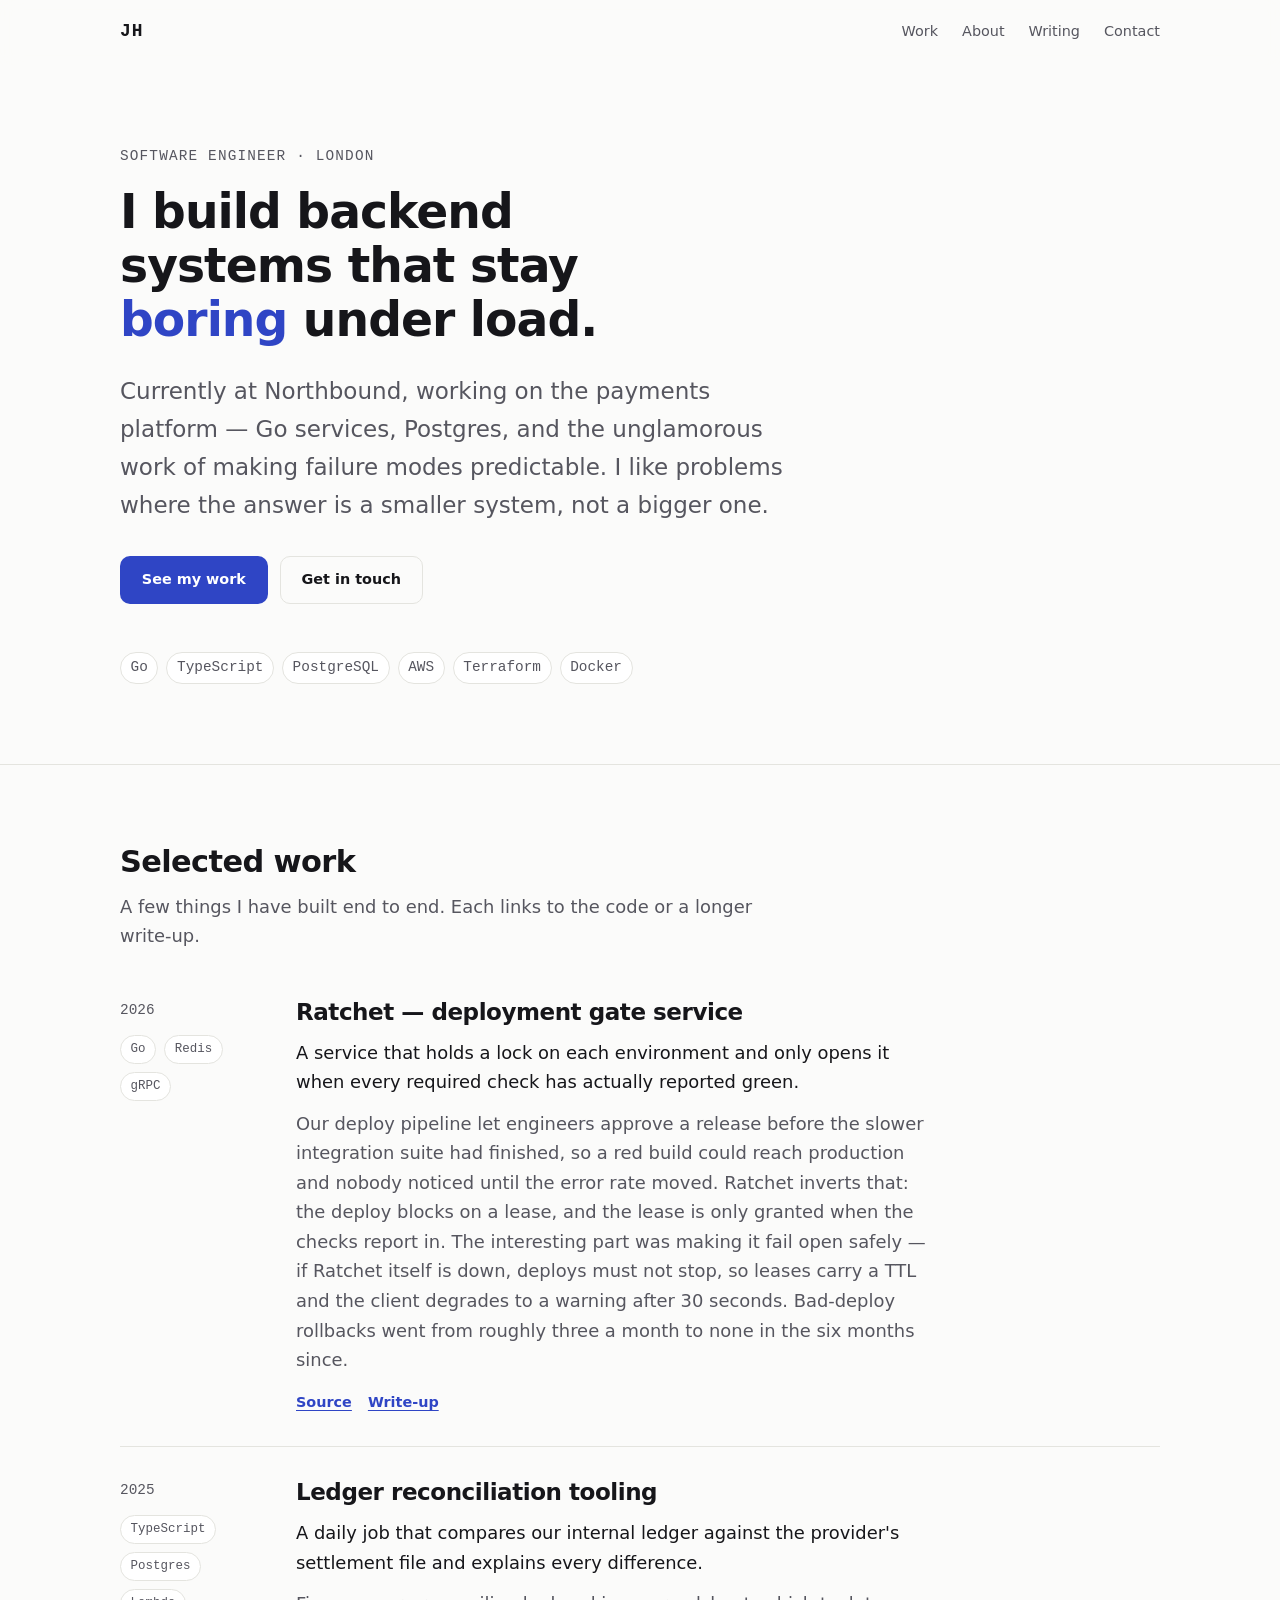
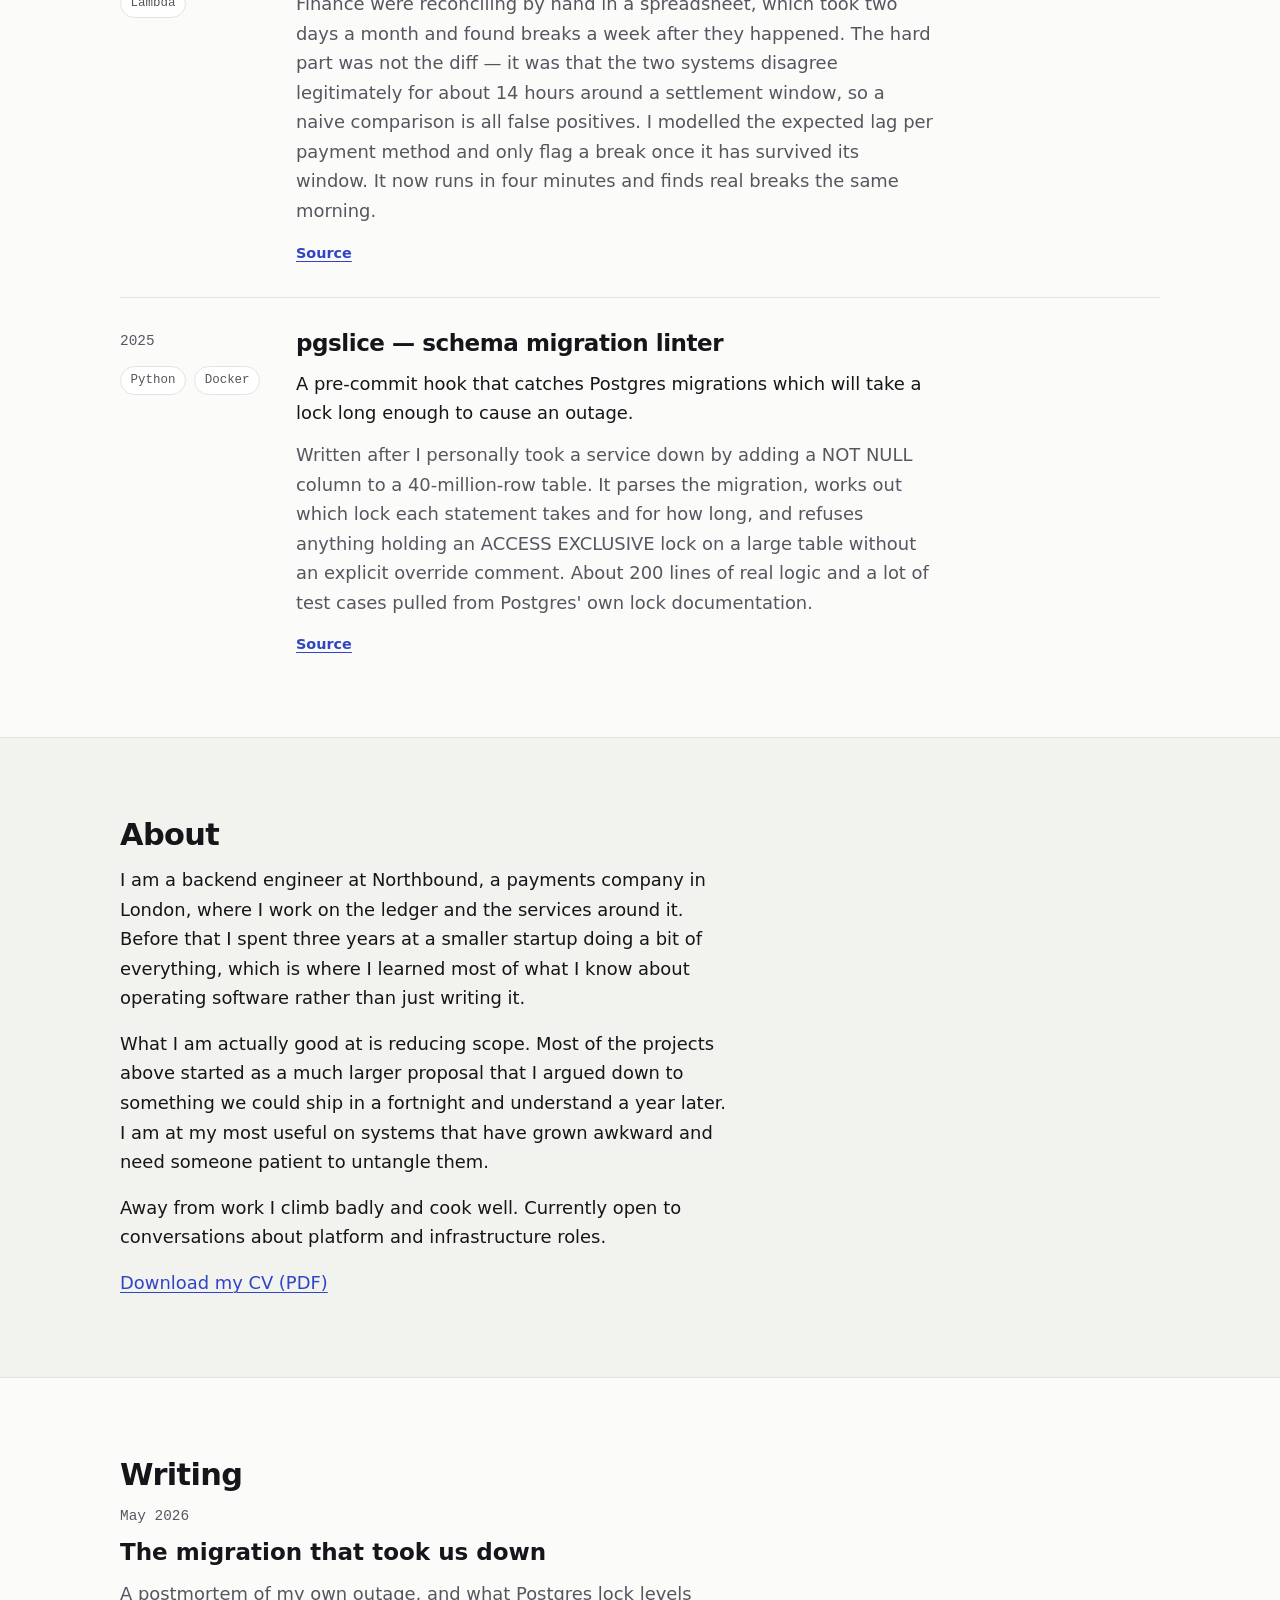
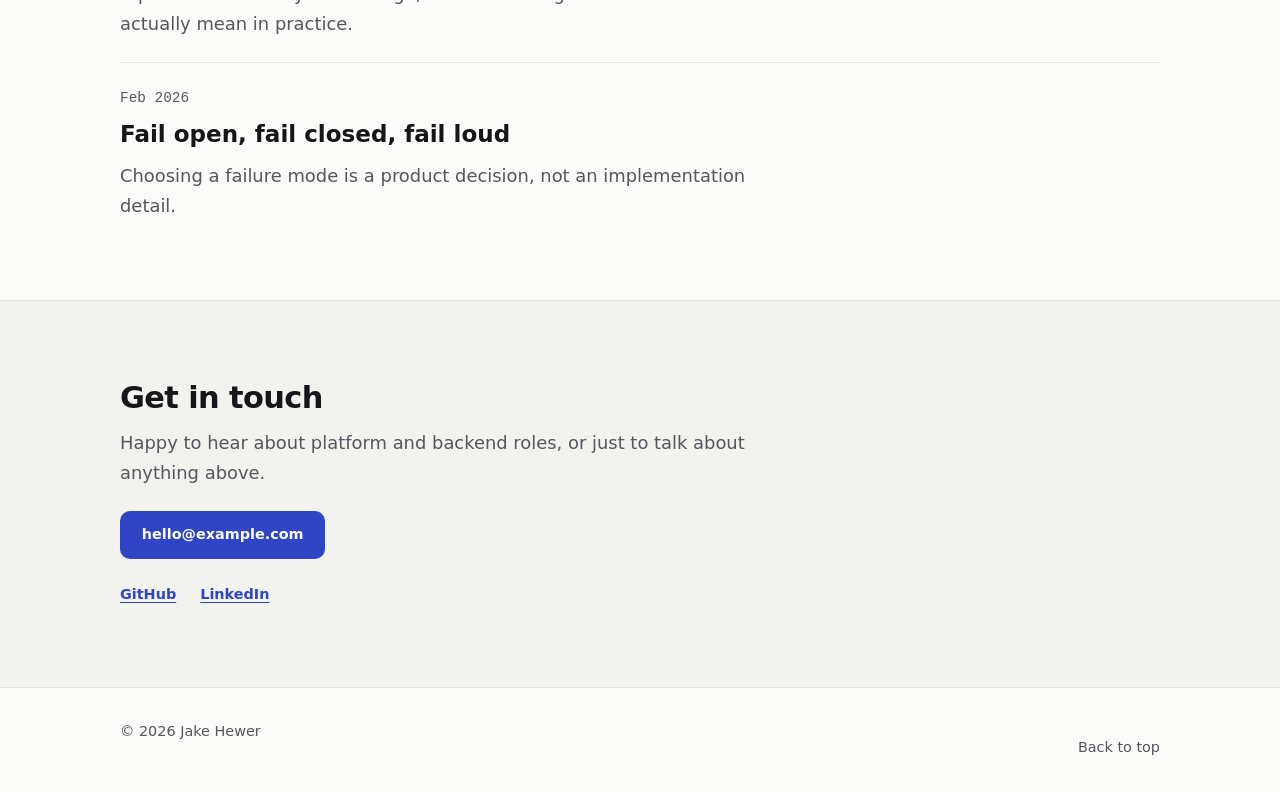
<file: example-filled.html>
<!DOCTYPE html>
<!--
  example-filled.html — the SAME markup as index.html, with invented content
  filled in. This file exists so you can see the finished thing and, more
  usefully, see what a project write-up should actually read like.
  Not for deployment. Read it, steal the tone, then delete it.
-->
<html lang="en">
<head>
  <meta charset="utf-8">
  <meta name="viewport" content="width=device-width, initial-scale=1">
  <title>Jake Hewer — Software Engineer</title>
  <meta name="description" content="Software engineer building backend services and developer tooling.">
  <link rel="icon" href="assets/favicon.svg" type="image/svg+xml">
  <link rel="stylesheet" href="styles.css">
</head>
<body>
  <a class="skip-link" href="#main">Skip to content</a>

  <header class="site-header" id="site-header">
    <div class="container header-inner">
      <a class="wordmark" href="#top" aria-label="Home">JH</a>
      <button class="nav-toggle" type="button" aria-expanded="false" aria-controls="primary-nav" aria-label="Menu">
        <span class="nav-toggle-bar"></span>
        <span class="nav-toggle-bar"></span>
      </button>
      <nav class="nav" id="primary-nav" aria-label="Primary">
        <ul class="nav-list">
          <li><a href="#work">Work</a></li>
          <li><a href="#about">About</a></li>
          <li><a href="#writing">Writing</a></li>
          <li><a href="#contact">Contact</a></li>
        </ul>
      </nav>
    </div>
  </header>

  <main id="main">
    <section class="hero" id="top">
      <div class="container">
        <p class="eyebrow">Software Engineer &middot; London</p>
        <h1 class="hero-title">I build backend systems that stay <span class="accent">boring</span> under load.</h1>
        <p class="hero-lede">
          Currently at Northbound, working on the payments platform — Go services,
          Postgres, and the unglamorous work of making failure modes predictable.
          I like problems where the answer is a smaller system, not a bigger one.
        </p>
        <div class="hero-actions">
          <a class="button button-primary" href="#work">See my work</a>
          <a class="button button-ghost" href="mailto:hello@example.com">Get in touch</a>
        </div>
        <ul class="tag-list" aria-label="Core technologies">
          <li>Go</li><li>TypeScript</li><li>PostgreSQL</li><li>AWS</li><li>Terraform</li><li>Docker</li>
        </ul>
      </div>
    </section>

    <section class="section" id="work">
      <div class="container">
        <h2 class="section-title">Selected work</h2>
        <p class="section-intro">A few things I have built end to end. Each links to the code or a longer write-up.</p>

        <div class="project-list">
          <article class="project">
            <div class="project-meta">
              <p class="project-year">2026</p>
              <ul class="tag-list tag-list-sm" aria-label="Technologies used"><li>Go</li><li>Redis</li><li>gRPC</li></ul>
            </div>
            <div class="project-body">
              <h3 class="project-title"><a href="#">Ratchet — deployment gate service</a></h3>
              <p class="project-summary">A service that holds a lock on each environment and only opens it when every required check has actually reported green.</p>
              <p class="project-detail">
                Our deploy pipeline let engineers approve a release before the slower integration
                suite had finished, so a red build could reach production and nobody noticed until
                the error rate moved. Ratchet inverts that: the deploy blocks on a lease, and the
                lease is only granted when the checks report in. The interesting part was making it
                fail open safely — if Ratchet itself is down, deploys must not stop, so leases carry
                a TTL and the client degrades to a warning after 30 seconds. Bad-deploy rollbacks
                went from roughly three a month to none in the six months since.
              </p>
              <p class="project-links"><a href="#">Source</a><a href="#">Write-up</a></p>
            </div>
          </article>

          <article class="project">
            <div class="project-meta">
              <p class="project-year">2025</p>
              <ul class="tag-list tag-list-sm" aria-label="Technologies used"><li>TypeScript</li><li>Postgres</li><li>Lambda</li></ul>
            </div>
            <div class="project-body">
              <h3 class="project-title"><a href="#">Ledger reconciliation tooling</a></h3>
              <p class="project-summary">A daily job that compares our internal ledger against the provider's settlement file and explains every difference.</p>
              <p class="project-detail">
                Finance were reconciling by hand in a spreadsheet, which took two days a month and
                found breaks a week after they happened. The hard part was not the diff — it was
                that the two systems disagree legitimately for about 14 hours around a settlement
                window, so a naive comparison is all false positives. I modelled the expected lag
                per payment method and only flag a break once it has survived its window. It now
                runs in four minutes and finds real breaks the same morning.
              </p>
              <p class="project-links"><a href="#">Source</a></p>
            </div>
          </article>

          <article class="project">
            <div class="project-meta">
              <p class="project-year">2025</p>
              <ul class="tag-list tag-list-sm" aria-label="Technologies used"><li>Python</li><li>Docker</li></ul>
            </div>
            <div class="project-body">
              <h3 class="project-title"><a href="#">pgslice — schema migration linter</a></h3>
              <p class="project-summary">A pre-commit hook that catches Postgres migrations which will take a lock long enough to cause an outage.</p>
              <p class="project-detail">
                Written after I personally took a service down by adding a NOT NULL column to a
                40-million-row table. It parses the migration, works out which lock each statement
                takes and for how long, and refuses anything holding an ACCESS EXCLUSIVE lock on a
                large table without an explicit override comment. About 200 lines of real logic and
                a lot of test cases pulled from Postgres' own lock documentation.
              </p>
              <p class="project-links"><a href="#">Source</a></p>
            </div>
          </article>
        </div>
      </div>
    </section>

    <section class="section section-alt" id="about">
      <div class="container">
        <div class="about-grid">
          <div>
            <h2 class="section-title">About</h2>
            <p>
              I am a backend engineer at Northbound, a payments company in London, where I work on
              the ledger and the services around it. Before that I spent three years at a smaller
              startup doing a bit of everything, which is where I learned most of what I know about
              operating software rather than just writing it.
            </p>
            <p>
              What I am actually good at is reducing scope. Most of the projects above started as a
              much larger proposal that I argued down to something we could ship in a fortnight and
              understand a year later. I am at my most useful on systems that have grown awkward
              and need someone patient to untangle them.
            </p>
            <p>
              Away from work I climb badly and cook well. Currently open to conversations about
              platform and infrastructure roles.
            </p>
            <p><a class="text-link" href="#">Download my CV (PDF)</a></p>
          </div>
        </div>
      </div>
    </section>

    <section class="section" id="writing">
      <div class="container">
        <h2 class="section-title">Writing</h2>
        <ul class="post-list">
          <li class="post">
            <time class="post-date" datetime="2026-05-14">May 2026</time>
            <a class="post-title" href="#">The migration that took us down</a>
            <p class="post-excerpt">A postmortem of my own outage, and what Postgres lock levels actually mean in practice.</p>
          </li>
          <li class="post">
            <time class="post-date" datetime="2026-02-02">Feb 2026</time>
            <a class="post-title" href="#">Fail open, fail closed, fail loud</a>
            <p class="post-excerpt">Choosing a failure mode is a product decision, not an implementation detail.</p>
          </li>
        </ul>
      </div>
    </section>

    <section class="section section-alt" id="contact">
      <div class="container contact">
        <h2 class="section-title">Get in touch</h2>
        <p class="contact-lede">Happy to hear about platform and backend roles, or just to talk about anything above.</p>
        <p><a class="button button-primary" href="mailto:hello@example.com">hello@example.com</a></p>
        <ul class="social-list">
          <li><a href="#">GitHub</a></li>
          <li><a href="#">LinkedIn</a></li>
        </ul>
      </div>
    </section>
  </main>

  <footer class="site-footer">
    <div class="container footer-inner">
      <p>&copy; <span data-year></span> Jake Hewer</p>
      <p><a href="#top">Back to top</a></p>
    </div>
  </footer>

  <script src="main.js" defer></script>
</body>
</html>
</file>
<file: styles.css>
/* ==========================================================================
   styles.css

   Read top to bottom — it is ordered from most general to most specific,
   which is also the order the cascade resolves in. Sections:

     1. Design tokens      — the variables everything else is built from
     2. Reset & base       — undo browser defaults, set sane global rules
     3. Layout primitives  — container, section spacing
     4. Components         — header, hero, buttons, projects, footer
     5. Responsive         — the handful of places narrow screens need help
     6. Preferences        — reduced motion, print

   Change a colour or a spacing value in section 1 and the whole site follows.
   That is the entire point of doing it this way.
   ========================================================================== */


/* ==========================================================================
   1. DESIGN TOKENS
   Custom properties declared on :root are available everywhere.
   ========================================================================== */

:root {
  /* --- Colour: light mode -------------------------------------------------
     Two backgrounds (page and alternating band), two text weights, one border,
     one accent. Six colours is enough for a whole site. Resist adding more. */
  --bg:          #fbfbfa;
  --bg-alt:      #f2f2ef;
  --surface:     #ffffff;
  --text:        #16161a;
  --text-muted:  #56565f;
  --border:      #e4e4df;
  --accent:      #2f45c5;
  /* Text placed ON the accent colour. Must contrast with it, not with the page. */
  --on-accent:   #ffffff;
  --accent-soft: #ecefFC;   /* a wash of the accent, for chips and highlights */

  /* --- Typography ---------------------------------------------------------
     The system font stack: uses whatever the OS already has, so it renders
     instantly with zero network requests and looks native on every platform.
     Swap for a webfont later if you want, but start here. */
  --font-sans: ui-sans-serif, system-ui, -apple-system, "Segoe UI", Roboto,
               "Helvetica Neue", Arial, sans-serif;
  --font-mono: ui-monospace, SFMono-Regular, "SF Mono", Menlo, Consolas,
               "Liberation Mono", monospace;

  /* Fluid type. clamp(min, preferred, max) — the middle value scales with the
     viewport width (1vw = 1% of screen width), the outer two stop it getting
     silly on a phone or an ultrawide. No media queries needed for text size. */
  --step--1: clamp(0.83rem, 0.80rem + 0.15vw, 0.90rem);
  --step-0:  clamp(1.00rem, 0.96rem + 0.20vw, 1.12rem);
  --step-1:  clamp(1.20rem, 1.12rem + 0.40vw, 1.44rem);
  --step-2:  clamp(1.45rem, 1.30rem + 0.75vw, 1.95rem);
  --step-3:  clamp(1.90rem, 1.55rem + 1.75vw, 3.10rem);

  /* --- Spacing ------------------------------------------------------------
     A scale, not arbitrary numbers. Every margin and padding on the site is
     one of these. Consistent rhythm is most of what "designed" looks like. */
  --space-1: 0.25rem;
  --space-2: 0.5rem;
  --space-3: 0.75rem;
  --space-4: 1rem;
  --space-5: 1.5rem;
  --space-6: 2rem;
  --space-7: 3rem;
  --space-8: 5rem;

  /* --- Everything else ---------------------------------------------------- */
  --radius:      10px;
  --radius-sm:   6px;
  --measure:     40rem;    /* max width of a paragraph — ~70 characters */
  --container:   68rem;    /* max width of the page */
  --transition:  180ms ease;
}

/* --- Colour: dark mode ---------------------------------------------------
   prefers-color-scheme reads the user's OS setting. Because every colour is a
   variable, redefining seven of them is the entire dark theme. */
@media (prefers-color-scheme: dark) {
  :root {
    --bg:          #0e0e11;
    --bg-alt:      #15151a;
    --surface:     #1a1a20;
    --text:        #ececea;
    --text-muted:  #9a9aa4;
    --border:      #292930;
    --accent:      #97a6ff;
    /* The dark-mode accent is light, so text on it must be dark. Getting this
       wrong is the single most common dark-mode contrast bug. */
    --on-accent:   #0e0e11;
    --accent-soft: #1c1f36;
  }
}

/* Tells the browser to render native widgets (scrollbars, form controls) to
   match. Cheap, and without it scrollbars look wrong in dark mode. */
:root { color-scheme: light dark; }


/* ==========================================================================
   2. RESET & BASE
   ========================================================================== */

/* border-box means padding and border count *inside* an element's width.
   Without this, a 300px box with 20px padding is 340px wide and every layout
   becomes arithmetic. Set it once, forget it forever. */
*, *::before, *::after { box-sizing: border-box; }

/* The browser's default margins on headings and paragraphs are inconsistent.
   Clear them and set spacing deliberately below. */
body, h1, h2, h3, h4, p, figure, blockquote, ul, ol {
  margin: 0;
  padding: 0;
}

ul[class], ol[class] { list-style: none; }

html {
  /* Smooth scrolling for the in-page nav links. Overridden for users who have
     asked for reduced motion — see section 6. */
  scroll-behavior: smooth;
  /* Stops anchored sections landing underneath the sticky header. */
  scroll-padding-top: 5rem;
  -webkit-text-size-adjust: 100%;
}

body {
  font-family: var(--font-sans);
  font-size: var(--step-0);
  line-height: 1.65;
  color: var(--text);
  background: var(--bg);
  -webkit-font-smoothing: antialiased;
  /* Belt and braces: stops any single wide element causing horizontal scroll. */
  overflow-x: hidden;
}

p { max-width: var(--measure); }
p + p { margin-top: var(--space-4); }

h1, h2, h3 {
  line-height: 1.15;
  font-weight: 620;
  letter-spacing: -0.02em;
  /* Stops a heading breaking with one lonely word on the last line. */
  text-wrap: balance;
}

img, svg, video {
  display: block;
  max-width: 100%;
  height: auto;
}

a {
  color: var(--accent);
  text-decoration-thickness: 1px;
  text-underline-offset: 3px;
  transition: color var(--transition);
}
a:hover { color: var(--text); }

/* NEVER remove focus outlines without replacing them. This is how keyboard
   users know where they are. :focus-visible shows it for keyboard focus only,
   so mouse clicks stay clean. */
:focus-visible {
  outline: 2px solid var(--accent);
  outline-offset: 3px;
  border-radius: var(--radius-sm);
}

/* Visually hidden but still read aloud by screen readers.
   Used for the skip link and any label that is obvious sighted, not to software. */
.skip-link {
  position: absolute;
  left: var(--space-4);
  top: var(--space-4);
  z-index: 100;
  padding: var(--space-2) var(--space-4);
  background: var(--accent);
  color: var(--on-accent);
  border-radius: var(--radius-sm);
  text-decoration: none;
  transform: translateY(-200%);
  transition: transform var(--transition);
}
.skip-link:focus { transform: translateY(0); }


/* ==========================================================================
   3. LAYOUT PRIMITIVES
   ========================================================================== */

/* One class does all horizontal layout on the site: centre the content,
   cap its width, and guarantee breathing room at the screen edges. */
.container {
  width: 100%;
  max-width: var(--container);
  margin-inline: auto;
  padding-inline: var(--space-5);
}

.section {
  padding-block: var(--space-8);
  border-top: 1px solid var(--border);
}

/* Alternating band, so sections read as distinct without needing dividers. */
.section-alt { background: var(--bg-alt); }

.section-title {
  font-size: var(--step-2);
  margin-bottom: var(--space-3);
}

.section-intro {
  color: var(--text-muted);
  margin-bottom: var(--space-7);
}


/* ==========================================================================
   4. COMPONENTS
   ========================================================================== */

/* --- Header --------------------------------------------------------------- */

.site-header {
  position: sticky;   /* stays put as you scroll */
  top: 0;
  z-index: 50;
  background: color-mix(in srgb, var(--bg) 85%, transparent);
  backdrop-filter: blur(10px);
  border-bottom: 1px solid transparent;
  transition: border-color var(--transition);
}

/* JS adds .is-scrolled once the page moves, so the header only grows a border
   when it is actually overlapping content. */
.site-header.is-scrolled { border-bottom-color: var(--border); }

.header-inner {
  display: flex;
  align-items: center;
  justify-content: space-between;
  min-height: 4rem;
}

.wordmark {
  font-family: var(--font-mono);
  font-weight: 700;
  font-size: var(--step-0);
  letter-spacing: 0.05em;
  color: var(--text);
  text-decoration: none;
}

.nav-list {
  display: flex;
  gap: var(--space-5);
  font-size: var(--step--1);
}

.nav-list a {
  color: var(--text-muted);
  text-decoration: none;
  padding-block: var(--space-2);
}
.nav-list a:hover { color: var(--text); }

/* JS adds .is-active to whichever section is currently on screen. */
.nav-list a.is-active { color: var(--text); font-weight: 600; }

/* The hamburger. Hidden on desktop, shown by the media query in section 5. */
.nav-toggle {
  display: none;
  flex-direction: column;
  justify-content: center;
  gap: 5px;
  width: 2.5rem;
  height: 2.5rem;
  padding: 0;
  border: 1px solid var(--border);
  border-radius: var(--radius-sm);
  background: transparent;
  cursor: pointer;
}
.nav-toggle-bar {
  display: block;
  width: 1rem;
  height: 1.5px;
  margin-inline: auto;
  background: var(--text);
  transition: transform var(--transition), opacity var(--transition);
}
.nav-toggle[aria-expanded="true"] .nav-toggle-bar:first-child {
  transform: translateY(3.25px) rotate(45deg);
}
.nav-toggle[aria-expanded="true"] .nav-toggle-bar:last-child {
  transform: translateY(-3.25px) rotate(-45deg);
}

/* --- Hero ----------------------------------------------------------------- */

.hero {
  padding-block: clamp(var(--space-7), 12vh, var(--space-8));
}

.eyebrow {
  font-family: var(--font-mono);
  font-size: var(--step--1);
  letter-spacing: 0.08em;
  text-transform: uppercase;
  color: var(--text-muted);
  margin-bottom: var(--space-4);
}

.hero-title {
  font-size: var(--step-3);
  max-width: 20ch;          /* long headlines are hard to read; force a break */
  margin-bottom: var(--space-5);
}

.accent { color: var(--accent); }

.hero-lede {
  font-size: var(--step-1);
  color: var(--text-muted);
  max-width: 46ch;
  margin-bottom: var(--space-6);
}

.hero-actions {
  display: flex;
  flex-wrap: wrap;
  gap: var(--space-3);
  margin-bottom: var(--space-7);
}

/* --- Buttons -------------------------------------------------------------- */

.button {
  display: inline-block;
  padding: 0.7rem 1.3rem;
  border-radius: var(--radius);
  border: 1px solid transparent;
  font-size: var(--step--1);
  font-weight: 600;
  text-decoration: none;
  transition: background var(--transition), border-color var(--transition),
              color var(--transition), transform var(--transition);
}
.button:active { transform: translateY(1px); }

.button-primary {
  background: var(--accent);
  color: var(--on-accent);
}
.button-primary:hover {
  color: var(--on-accent);
  background: color-mix(in srgb, var(--accent) 85%, var(--text));
}

.button-ghost {
  border-color: var(--border);
  color: var(--text);
  background: transparent;
}
.button-ghost:hover {
  border-color: var(--text-muted);
  color: var(--text);
}

.text-link { font-weight: 500; }

/* --- Tag lists ------------------------------------------------------------ */

.tag-list {
  display: flex;
  flex-wrap: wrap;
  gap: var(--space-2);
  font-family: var(--font-mono);
  font-size: var(--step--1);
}
.tag-list li {
  padding: 0.2rem 0.6rem;
  border: 1px solid var(--border);
  border-radius: 100px;
  color: var(--text-muted);
  background: var(--surface);
}
.tag-list-sm { font-size: 0.78rem; }

/* --- Projects ------------------------------------------------------------- */

.project-list {
  display: grid;
  gap: var(--space-6);
}

.project {
  /* Two columns on wide screens: a narrow metadata rail, then the content.
     The media query in section 5 collapses this to one column. */
  display: grid;
  grid-template-columns: 9rem 1fr;
  gap: var(--space-6);
  padding-top: var(--space-6);
  border-top: 1px solid var(--border);
}
.project:first-child { border-top: 0; padding-top: 0; }

.project-meta {
  display: flex;
  flex-direction: column;
  gap: var(--space-3);
}

.project-year {
  font-family: var(--font-mono);
  font-size: var(--step--1);
  color: var(--text-muted);
}

.project-title {
  font-size: var(--step-1);
  margin-bottom: var(--space-3);
}
.project-title a {
  color: var(--text);
  text-decoration: none;
  background-image: linear-gradient(var(--accent), var(--accent));
  background-size: 0% 1.5px;
  background-position: 0 100%;
  background-repeat: no-repeat;
  transition: background-size var(--transition);
}
.project-title a:hover { background-size: 100% 1.5px; }

.project-summary { font-weight: 500; }

.project-detail {
  color: var(--text-muted);
  margin-top: var(--space-3);
}

.project-links {
  display: flex;
  gap: var(--space-4);
  margin-top: var(--space-4);
  font-size: var(--step--1);
  font-weight: 600;
}

/* --- About ---------------------------------------------------------------- */

.about-grid {
  display: grid;
  grid-template-columns: minmax(0, 1.6fr) minmax(0, 1fr);
  gap: var(--space-7);
  align-items: start;
}

.about-figure img {
  border-radius: var(--radius);
  border: 1px solid var(--border);
}

/* --- Writing -------------------------------------------------------------- */

.post-list { display: grid; gap: var(--space-5); }

.post {
  padding-bottom: var(--space-5);
  border-bottom: 1px solid var(--border);
}
.post:last-child { border-bottom: 0; padding-bottom: 0; }

.post-date {
  display: block;
  font-family: var(--font-mono);
  font-size: var(--step--1);
  color: var(--text-muted);
  margin-bottom: var(--space-1);
}

.post-title {
  font-size: var(--step-1);
  font-weight: 600;
  color: var(--text);
  text-decoration: none;
}
.post-title:hover { color: var(--accent); }

.post-excerpt {
  color: var(--text-muted);
  margin-top: var(--space-2);
}

/* --- Contact -------------------------------------------------------------- */

.contact-lede {
  color: var(--text-muted);
  margin-bottom: var(--space-5);
}

.social-list {
  display: flex;
  gap: var(--space-5);
  margin-top: var(--space-5);
  font-size: var(--step--1);
  font-weight: 600;
}

/* --- Footer --------------------------------------------------------------- */

.site-footer {
  padding-block: var(--space-6);
  border-top: 1px solid var(--border);
  font-size: var(--step--1);
  color: var(--text-muted);
}
.footer-inner {
  display: flex;
  flex-wrap: wrap;
  gap: var(--space-4);
  justify-content: space-between;
}
.site-footer a { color: var(--text-muted); text-decoration: none; }
.site-footer a:hover { color: var(--text); }


/* ==========================================================================
   5. RESPONSIVE
   Mobile-first would mean writing the narrow styles first and adding
   min-width queries. This file is built desktop-down instead, which is fine
   for a layout this simple — but note how few overrides are needed. If you
   ever need more than a handful, the base layout is too rigid.
   ========================================================================== */

@media (max-width: 44rem) {

  /* Show the hamburger, hide the nav until it is toggled open. */
  .nav-toggle { display: flex; }

  .nav {
    position: absolute;
    top: 100%;
    left: 0;
    right: 0;
    background: var(--bg);
    border-bottom: 1px solid var(--border);
    /* Collapsed by default. JS flips .is-open. */
    display: none;
  }
  .nav.is-open { display: block; }

  .nav-list {
    flex-direction: column;
    gap: 0;
    padding: var(--space-3) var(--space-5) var(--space-5);
    font-size: var(--step-0);
  }
  .nav-list li { border-top: 1px solid var(--border); }
  .nav-list a { display: block; padding-block: var(--space-3); }

  /* Single column everywhere. */
  .project { grid-template-columns: 1fr; gap: var(--space-3); }
  .project-meta { flex-direction: row; align-items: center; gap: var(--space-3); }
  .about-grid { grid-template-columns: 1fr; gap: var(--space-5); }

  .section { padding-block: var(--space-7); }

  /* Full-width buttons are much easier to hit with a thumb. */
  .hero-actions { flex-direction: column; align-items: stretch; }
  .button { text-align: center; }
}


/* ==========================================================================
   6. USER PREFERENCES
   ========================================================================== */

/* Some people get motion sickness from animation. The OS exposes that
   preference; honour it. This is two lines and it is not optional. */
@media (prefers-reduced-motion: reduce) {
  html { scroll-behavior: auto; }
  *, *::before, *::after {
    animation-duration: 0.01ms !important;
    animation-iteration-count: 1 !important;
    transition-duration: 0.01ms !important;
  }
}

@media print {
  .site-header, .nav-toggle, .hero-actions, .skip-link { display: none; }
  body { color: #000; background: #fff; }
  /* Print the destination of every link, since a printed page cannot be clicked. */
  a[href^="http"]::after { content: " (" attr(href) ")"; font-size: 0.8em; }
}
</file>
